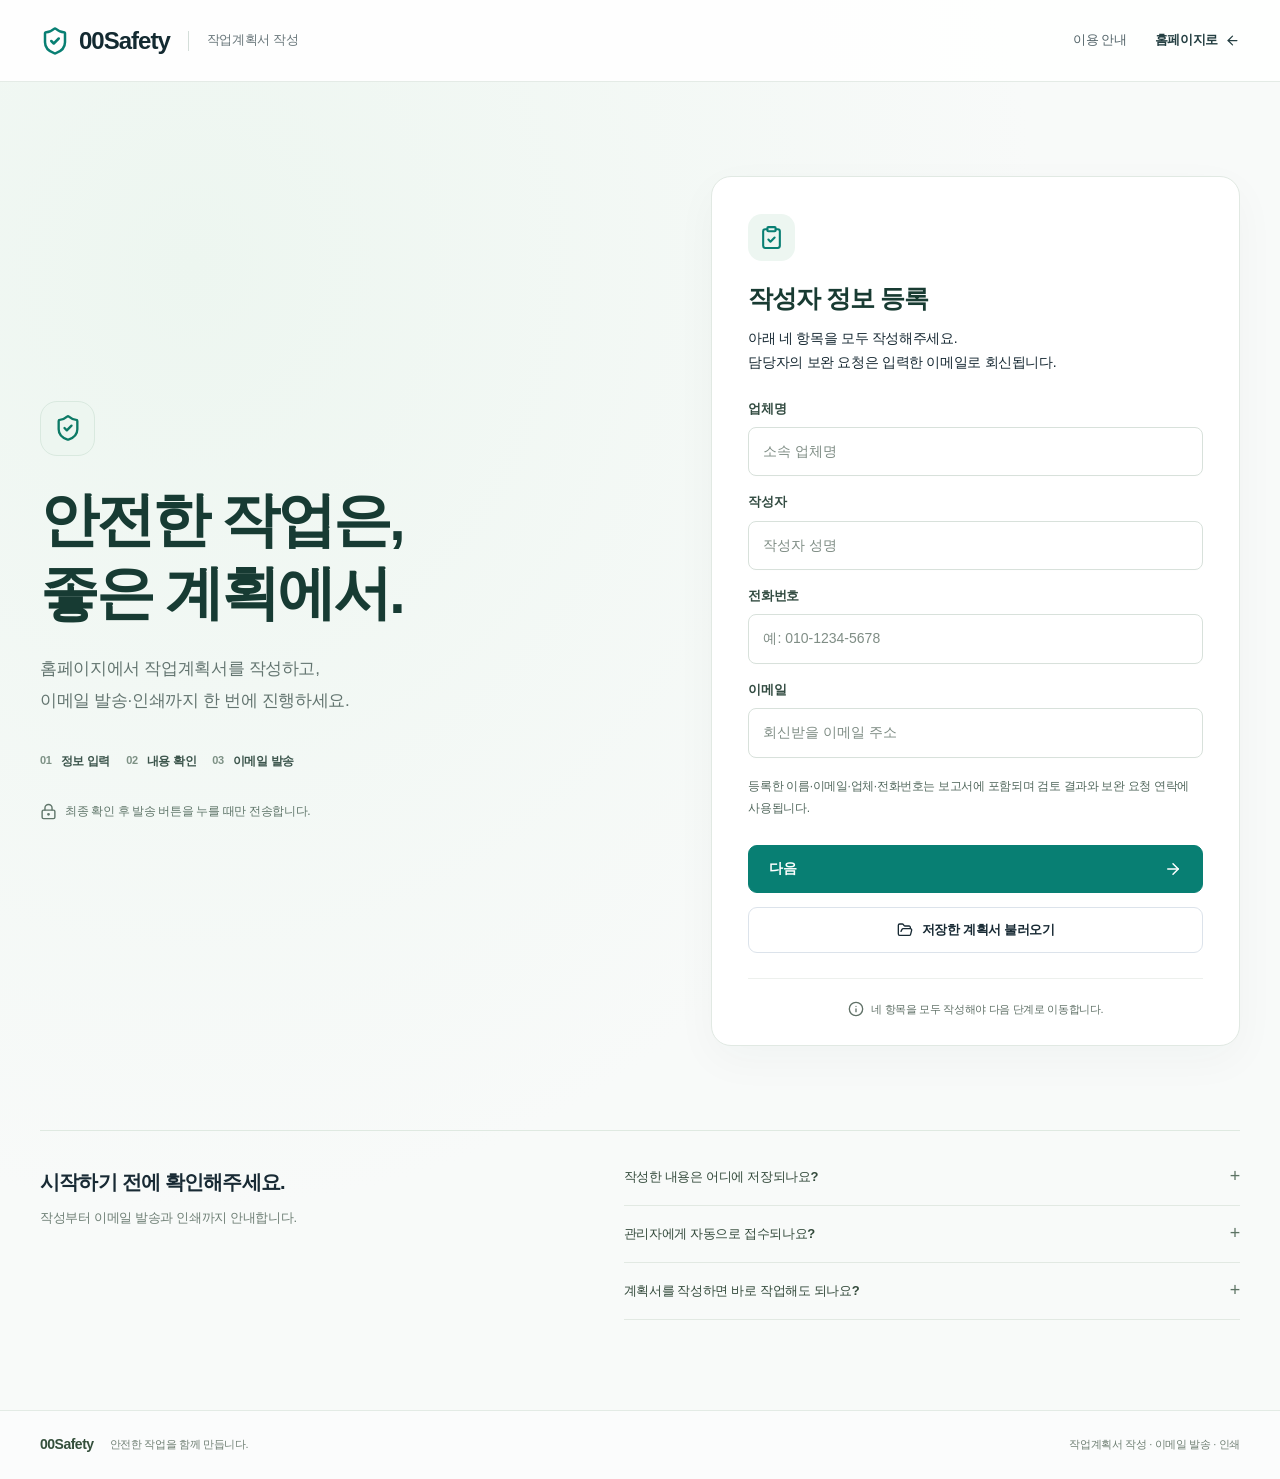
<file: work-permit/index.html>
<!doctype html>
<html lang="ko">
  <head>
    <meta charset="UTF-8" />
    <meta name="viewport" content="width=device-width, initial-scale=1" />
    <meta http-equiv="Content-Security-Policy" content="default-src 'self'; script-src 'self'; style-src 'self' 'unsafe-inline'; img-src 'self' data:; font-src 'self'; connect-src https://formsubmit.co https://00safety-mail-saladinkmkm.netlify.app; object-src 'none'; base-uri 'none'; form-action 'none'" />
    <meta name="description" content="00Safety 홈페이지에서 공정별 작업계획서를 작성하고 이메일 발송과 인쇄까지 한 번에 진행하세요." />
    <meta name="referrer" content="strict-origin-when-cross-origin" />
    <title>작업계획서 작성 | 00Safety</title>
    <link rel="canonical" href="https://00safety.store/work-permit/" />
    <script type="module" crossorigin src="/work-permit/assets/index-Deb9ysbd.js"></script>
    <link rel="stylesheet" crossorigin href="/work-permit/assets/index-Dexsmjw2.css">
  </head>
  <body>
    <div id="root"></div>
    <noscript>작업계획서 작성에는 JavaScript가 필요합니다. 브라우저에서 JavaScript를 허용한 뒤 다시 열어주세요.</noscript>
  </body>
</html>
</file>
<file: work-permit/assets/index-Dexsmjw2.css>
body{margin:0}button,a,input,textarea,select{touch-action:manipulation}a{color:inherit}fieldset{min-width:0}p{line-height:1.7}button:disabled{cursor:not-allowed}.form-grid{grid-template-columns:repeat(2,minmax(0,1fr));gap:20px;display:grid}.field{flex-direction:column;gap:8px;min-width:0;display:flex}.field label{font-size:13px;font-weight:650}.field input,.field textarea,.field select{color:#182a34;background:#fff;border:1px solid #d5dfda;border-radius:7px;width:100%;min-width:0;min-height:46px;padding:11px 13px}.field textarea{resize:vertical}.field small{color:#52685d;line-height:1.6}.button{background:#fff;border:1px solid #d5dfda;justify-content:center;align-items:center;gap:8px;padding:10px 18px;text-decoration:none;display:inline-flex}.error-box{color:#9c3228;background:#fff4f2;border:1px solid #f0c9c5;border-radius:7px;padding:12px 16px;font-size:13px;line-height:1.7}@media (width<=600px){.form-grid{grid-template-columns:1fr}}:root{--ink:#25364b;--sub:#718096;--line:#e5eaf0;--blue:#2868d6;--nav:#172c43;--bg:#f7f9fc}.work-table th{position:relative}*{box-sizing:border-box}body{color:var(--ink);background:var(--bg);letter-spacing:-.025em;margin:0;font-family:Pretendard,Noto Sans KR,Malgun Gothic,Arial,sans-serif;font-size:14px;line-height:1.55}button,input,select,textarea{font:inherit}button{cursor:pointer}button:disabled{cursor:wait;opacity:.55}a{color:inherit;text-decoration:none}h1,h2,h3,h4,p{margin:0}h1{letter-spacing:-1px;font-size:28px;font-weight:750;line-height:1.4}h2{font-size:17px;font-weight:700}h3{font-size:16px;font-weight:700}small{font-size:12px}svg{flex-shrink:0}button{color:inherit;background:0 0;border:0}button:focus-visible,a:focus-visible{outline-offset:3px;outline:3px solid #87b8fb}input,select,textarea{width:100%;min-width:0;color:var(--ink);background:#fff;border:1px solid #dce3eb;border-radius:6px;outline:none;padding:10px 12px}input:focus,select:focus,textarea:focus{border-color:#4c87e6;box-shadow:0 0 0 3px #eaf1ff}input:disabled,select:disabled{background:#f3f5f8}input::placeholder,textarea::placeholder{color:#8b98aa}textarea{resize:vertical;line-height:1.7}input[type=checkbox]{width:18px;height:18px;accent-color:var(--blue)}.muted{color:var(--sub)}.pre{white-space:pre-wrap}.sr-only{clip:rect(0,0,0,0);width:1px;height:1px;position:absolute;overflow:hidden}.button{white-space:nowrap;background:#fff;border:1px solid #dce3eb;border-radius:6px;justify-content:center;align-items:center;gap:8px;min-height:40px;padding:9px 15px;font-size:13px;font-weight:600;display:inline-flex}.button:hover{background:#f1f5fb;border-color:#c4d0e0}.button.primary{background:var(--blue);color:#fff;border-color:var(--blue);box-shadow:0 2px 3px #1c5dbb12}.button.primary:hover{background:#205abd}.button.small{min-height:34px;padding:7px 11px;font-size:12px}.button-row{flex-wrap:wrap;align-items:center;gap:8px;display:flex}.icon-button{color:#76859a;border-radius:6px;flex-shrink:0;justify-content:center;align-items:center;width:34px;height:34px;display:inline-flex}.icon-button:hover{color:var(--blue);background:#edf2f9}.text-button{color:var(--blue);align-items:center;gap:4px;padding:4px;font-size:12px;font-weight:600;display:inline-flex}.text-button:hover{text-decoration:underline}.count{min-width:23px;height:22px;color:var(--blue);background:#edf3ff;border-radius:5px;justify-content:center;align-items:center;margin-left:5px;font-size:12px;font-weight:700;display:inline-flex}.sidebar{background:var(--nav);color:#c5cfdb;z-index:30;flex-direction:column;width:224px;display:flex;position:fixed;inset:0 auto 0 0}.brand{color:#fff;align-items:flex-start;gap:12px;height:114px;padding:30px 27px;display:flex}.brand>svg{color:#86b6ff;margin-top:3px}.brand>span{letter-spacing:-1px;font-size:24px;font-weight:750;line-height:1.25}.brand small{color:#8da0b7;letter-spacing:0;margin-top:9px;font-size:11px;font-weight:400;display:block}.sidebar nav button{color:#b0bed0;text-align:left;border-radius:6px;align-items:center;gap:14px;width:100%;margin-bottom:7px;padding:14px 16px;font-size:14px;font-weight:500;display:flex;position:relative}.sidebar nav button:hover{background:#223b54}.sidebar nav button.active{color:#fff;background:#2a6bdd;box-shadow:0 3px 10px #0001}.sidebar nav b{background:#fff2;border-radius:4px;margin-left:auto;padding:0 6px;font-size:11px}.sidebar nav i{background:#f3ae52;border-radius:50%;width:5px;height:5px}.sidebar-bottom{border-top:1px solid #ffffff12;align-items:center;gap:11px;margin-top:auto;padding:23px 25px;font-size:12px;display:flex}.sidebar-bottom strong{color:#d5deea;font-weight:600;display:block}.sidebar-bottom small{color:#8295ac;margin-top:3px;font-size:10px;display:block}.main-shell{min-width:0;margin-left:224px}.topbar{border-bottom:1px solid var(--line);background:#fff;justify-content:space-between;align-items:center;gap:16px;height:72px;padding:0 36px;display:flex}.breadcrumb{color:#8894a6;align-items:center;gap:12px;font-size:12px;display:flex}.breadcrumb strong{color:#435166;font-weight:500}.topbar-right{align-items:center;gap:12px;display:flex}.topbar-divider{background:var(--line);width:1px;height:23px;margin:0 5px}.avatar{color:#6280a5;background:#ebf1fa;border-radius:50%;place-items:center;width:32px;height:32px;font-size:13px;font-weight:600;display:grid}.user-name{color:#415269;font-size:12px;line-height:1.5}.user-name small{color:#8b97a8;font-size:10px;display:block}.notification-button{position:relative}.notification-button i{background:#ef746c;border:2px solid #fff;border-radius:50%;width:8px;height:8px;position:absolute;top:4px;right:7px}.page-heading{justify-content:space-between;align-items:center;gap:20px;margin:0 0 26px;display:flex}.title-row{flex-wrap:wrap;align-items:center;gap:12px;display:flex}.demo-label{color:#5a7da6;white-space:nowrap;background:#f1f6ff;border:1px solid #dce9f8;border-radius:4px;padding:3px 7px;font-size:10px;font-weight:500}.deadline-banner{color:#987332;text-align:left;background:#fff9ec;border:1px solid #f1e5c9;border-radius:7px;align-items:center;gap:11px;width:100%;margin-bottom:22px;padding:14px 17px;font-size:12px;display:flex}.deadline-banner svg:first-child{color:#c89947}.deadline-banner svg:last-child{margin-left:auto}.deadline-banner.clear{color:#4b7b71;background:#f1f8f7;border-color:#dbeae6}.stats{grid-template-columns:repeat(4,minmax(0,1fr));gap:18px;margin-bottom:28px;display:grid}.stat{border:1px solid var(--line);text-align:left;background:#fff;border-radius:8px;align-items:center;gap:18px;min-height:112px;padding:22px 23px;display:flex}.stat:hover{border-color:#bbd0ee;box-shadow:0 3px 10px #213e6510}.stat-icon{color:#8294ac;background:#f0f3f8;border-radius:50%;place-items:center;width:48px;height:48px;display:grid}.stat>div>span{color:#7c8899;font-size:12px}.stat strong{color:#26364a;font-size:29px;font-weight:650;line-height:1.4;display:block}.stat strong small{color:#8994a6;margin-left:7px;font-size:12px;font-weight:400}.stat.amber .stat-icon{color:#d1a05b;background:#fff6e8}.stat.blue .stat-icon{color:#5c8fe6;background:#eaf2ff}.stat.green .stat-icon{color:#6ba68d;background:#eaf7f2}.panel{border:1px solid var(--line);background:#fff;border-radius:8px;overflow:hidden}.section-heading{justify-content:space-between;align-items:center;gap:16px;padding:23px 24px 18px;display:flex}.section-heading h2{align-items:center;gap:6px;display:flex}.section-heading p{margin-top:6px;font-size:12px}.table-actions{align-items:center;gap:8px;display:flex}.search{color:#9aa6b7;border:1px solid #e0e6ed;border-radius:5px;align-items:center;gap:8px;width:228px;height:34px;padding:0 10px;display:flex}.search input{box-shadow:none;background:0 0;border:0;padding:6px 0;font-size:11px}.tabs{border-bottom:1px solid var(--line);align-items:stretch;gap:25px;display:flex}.tabs button{color:#8995a5;white-space:nowrap;padding:13px 0;font-size:13px;font-weight:500;position:relative}.tabs button.active{color:var(--blue);font-weight:700}.tabs button.active:after{content:"";background:var(--blue);height:2px;position:absolute;bottom:-1px;left:0;right:0}.filter-tabs{gap:23px;padding:0 24px}.filter-tabs span{color:#8897aa;background:#f1f3f6;border-radius:4px;min-width:17px;margin-left:6px;padding:0 5px;font-size:10px;line-height:17px;display:inline-block}.filter-tabs .active span{color:var(--blue);background:#eaf1ff}.more-status{color:#8592a4;background:0 0;border:0;width:auto;margin-left:auto;padding:0 15px 0 0;font-size:11px}.table-wrap{width:100%;overflow-x:auto}table{border-collapse:collapse;text-align:left;white-space:nowrap;width:100%;font-size:12px}th{color:#7f8d9f;border-bottom:1px solid var(--line);background:#fafbfd;padding:14px 18px;font-size:11px;font-weight:500}td{color:#607087;vertical-align:middle;border-bottom:1px solid #edf0f5;padding:20px 18px}th:first-child,td:first-child{padding-left:24px}th:last-child,td:last-child{padding-right:24px}tbody tr:last-child td{border-bottom:0}tbody tr:hover{background:#fcfdff}td small{color:#9aa5b4;margin-top:5px;font-size:10px;display:block}td strong{color:#40516a;font-weight:600}.project-link{color:#3c4f68;text-overflow:ellipsis;white-space:nowrap;max-width:340px;padding:0;font-size:13px;font-weight:600;display:block;overflow:hidden}.project-link:hover{color:var(--blue);text-decoration:underline}.date-cell{font-variant-numeric:tabular-nums;font-size:11px}.date-separator{color:#0000;line-height:.3;display:block}.date-cell{line-height:1.75}.sort-button{align-items:center;gap:5px;padding:0;display:flex}.overdue,.overdue small{color:#d36957!important}.soon{color:#b28a44!important}.badge{white-space:nowrap;border-radius:4px;align-items:center;gap:5px;padding:4px 7px;font-size:10px;font-weight:500;line-height:1.4;display:inline-flex}.badge.draft{color:#b28c47;background:#fff7e7}.badge.submitted{color:#6790cc;background:#edf3ff}.badge.changes_requested{color:#cc7867;background:#fff0ed}.badge.plan_approved{color:#547da9;background:#edf3fb}.badge.authorized{color:#63957d;background:#ecf6f0}.badge.completed,.badge.cancelled{color:#929cac;background:#f0f2f5}.badge.suspended{color:#bb704c;background:#fff1eb}.table-footer{border-top:1px solid var(--line);color:#8793a4;justify-content:space-between;align-items:center;gap:12px;padding:15px 24px;font-size:11px;display:flex}.upcoming{margin-top:24px}.upcoming .section-heading h2>svg{color:#7d90aa;margin-right:3px}.schedule-row{text-align:left;border-top:1px solid #edf0f5;align-items:center;gap:20px;width:100%;padding:18px 24px;font-size:12px;display:flex}.schedule-row>span:first-child{width:95px;font-size:12px}.schedule-row small{margin-top:3px;font-size:10px;display:block}.schedule-row strong{flex:1;font-weight:500}.schedule-company{color:#8d99a8;font-size:11px}.schedule-row>svg{color:#97a4b5}.page-footer{color:#a0aab8;align-items:center;gap:14px;padding:24px 0;font-size:10px;display:flex}.page-footer>span:first-child{color:#8997a9;font-weight:700}.page-footer>span:last-child{margin-left:auto}.company-name{align-items:center;gap:8px;display:flex}.empty{text-align:center;color:#95a4b6;flex-direction:column;justify-content:center;align-items:center;gap:13px;padding:75px 24px;display:flex}.empty h3{color:#5c708b;font-size:15px}.empty p{font-size:12px}.empty .button-row{justify-content:center;margin-top:8px}.empty.compact{padding:40px 20px}.empty-inline{color:#93a0b0;padding:12px 24px 28px;font-size:12px}.notification-row{border-top:1px solid var(--line);text-align:left;align-items:center;gap:16px;width:100%;padding:19px 24px;display:flex}.notification-row>div{flex:1;min-width:0}.notification-row strong{font-size:13px;font-weight:500}.notification-row p{color:#8c99a9;margin-top:5px;font-size:11px}.notification-row time{color:#8c99a9;white-space:nowrap;font-size:11px}.notification-icon{color:#be9654;background:#fff6e6;border-radius:9px;flex-shrink:0;place-items:center;width:40px;height:40px;display:grid}.notification-icon.neutral{color:#7c93b0;background:#f0f4fa}.activity-panel{margin-top:24px}.settings-panel{margin-bottom:24px;padding:0 24px 24px}.settings-panel>.section-heading{padding-left:0;padding-right:0}.settings-panel .table-wrap{margin:15px 0}.integration-row,.invitation-row{border-top:1px solid var(--line);align-items:center;gap:15px;padding:18px 0;font-size:12px;display:flex}.integration-row>div,.invitation-row>div{flex:1}.integration-row p,.invitation-row small{color:#91a0b1;margin-top:4px;font-size:11px;display:block}.integration-icon{color:#719e89;background:#f0f6f3;border-radius:8px;place-items:center;width:40px;height:40px;display:grid}.integration-icon.muted{color:#98a6b8;background:#f1f4f8}.connected{color:#5b967a;font-size:11px}.subheading{padding:15px 0;font-size:13px}.inline-input{align-items:center;gap:10px;font-size:13px;display:flex}.inline-input input{width:80px}.invite-result{background:#f2f7ff;border:1px solid #dbe8fd;border-radius:6px;margin-top:22px;padding:18px}.invite-result p{color:#7187a4;margin:8px 0;font-size:12px}.invite-result input{margin-bottom:10px}.modal-backdrop{-webkit-backdrop-filter:blur(2px);backdrop-filter:blur(2px);z-index:60;background:#10233966;justify-content:center;align-items:center;padding:24px;display:flex;position:fixed;inset:0}.modal{background:#fff;border-radius:12px;outline:none;flex-direction:column;width:620px;max-width:100%;max-height:calc(100dvh - 48px);display:flex;overflow:hidden;box-shadow:0 15px 80px #0c213342}.modal.wide{width:920px}.modal-header{border-bottom:1px solid var(--line);flex-shrink:0;justify-content:space-between;align-items:center;padding:17px 24px;display:flex}.modal-header h2{font-size:15px}.modal-body{min-height:0;padding:24px;overflow:auto}.modal-footer{border-top:1px solid var(--line);background:#fafbfd;flex-shrink:0;justify-content:space-between;align-items:center;gap:20px;padding:18px 24px;display:flex}.modal-footer small{color:#8a98ab;max-width:280px;font-size:10px;line-height:1.7}.modal>form{overflow:auto}.steps{border-bottom:1px solid var(--line);flex-shrink:0;justify-content:space-between;align-items:center;gap:12px;padding:22px 28px;display:flex}.steps button{color:#98a4b4;white-space:nowrap;align-items:center;gap:8px;font-size:12px;display:flex}.steps button>span{background:#f0f3f7;border-radius:50%;place-items:center;width:25px;height:25px;font-size:11px;display:grid}.steps .active{color:var(--blue);font-weight:600}.steps .active>span{background:var(--blue);color:#fff}.steps .done{color:#5c85bb}.steps .done>span{color:var(--blue);background:#e9f1fe}.editor-body{min-height:320px}.editor-body>h3{margin-bottom:9px}.editor-body>.muted{margin-bottom:10px;font-size:12px}.form-grid{grid-template-columns:1fr 1fr;gap:20px;margin-top:21px;display:grid}.field{flex-direction:column;gap:8px;min-width:0;font-size:12px;font-weight:500;display:flex}.field.full{grid-column:1/-1}.field small{color:#8d9bad;font-size:10px;font-weight:400;line-height:1.7}.field input,.field textarea,.field select{font-size:13px;font-weight:400}.callout{color:#7188a7;background:#f1f6fd;border:1px solid #e1eaf7;border-radius:6px;align-items:flex-start;gap:9px;margin:18px 0;padding:13px 15px;font-size:12px;line-height:1.8;display:flex}.callout svg{margin-top:2px}.callout.success{color:#658c78;background:#edf7f2;border-color:#dcece3}.callout.warning{color:#ac8b4c;background:#fff8eb;border-color:#f2e5c8}.callout .text-button{white-space:nowrap;margin-left:auto}.error-box{color:#bd6556;background:#fff2ef;border:1px solid #f4d8d1;border-radius:6px;align-items:center;gap:10px;margin:15px 0;padding:12px 16px;font-size:12px;display:flex}.error-box .text-button{margin-left:auto}.check{align-items:center;gap:10px;margin:15px 0;font-size:12px;display:flex}.detail-heading{flex-shrink:0;justify-content:space-between;align-items:center;gap:20px;padding:23px 24px;display:flex}.eyebrow-text{color:#97a5b7;font-size:11px}.detail-heading h2{margin:5px 0;font-size:21px}.detail-heading p{font-size:12px}.detail-tools{border-bottom:1px solid var(--line);flex-shrink:0;justify-content:space-between;align-items:center;gap:15px;padding:0 24px;display:flex}.detail-tools .tabs{border-bottom:0}.detail-body{min-height:200px}.summary-grid{grid-template-columns:1fr 1fr;gap:0;margin:0;display:grid}.summary-grid>div{border-bottom:1px solid #edf1f5;padding:15px 15px 15px 0}.summary-grid dt{color:#94a1b2;margin-bottom:6px;font-size:11px}.summary-grid dd{color:#4b607c;white-space:pre-wrap;overflow-wrap:anywhere;margin:0;font-size:13px}.text-section{padding:20px 0 0}.text-section h3{color:#8190a3;margin-bottom:10px;font-size:13px}.text-section p{white-space:pre-wrap;font-size:13px;line-height:1.9}.detail-body>.section-heading{padding:0 0 18px}.file-row{border-bottom:1px solid var(--line);color:#6c82a2;align-items:center;gap:12px;padding:16px 10px;display:flex}.file-row>span{overflow-wrap:anywhere;flex:1;min-width:0}.file-row strong{font-size:13px;font-weight:500}.file-row small{color:#94a3b5;margin-top:3px;font-size:10px;display:block}.timeline{padding:8px 0}.timeline-item{gap:17px;padding:0 0 25px 10px;display:flex;position:relative}.timeline-item:before{content:"";background:#dfe8f5;width:1px;position:absolute;top:8px;bottom:0;left:14px}.timeline-item:last-child:before{display:none}.timeline-dot{z-index:1;background:#97b4dc;border-radius:50%;flex-shrink:0;width:9px;height:9px;margin-top:6px}.timeline-item strong{font-size:13px;font-weight:600}.timeline-item small{color:#93a2b6;margin:5px 0;font-size:10px;display:block}.timeline-item p{white-space:pre-wrap;font-size:12px}.snapshot-view{border:1px solid var(--line);background:#f6f8fc;border-radius:6px;margin-bottom:24px;padding:18px}.snapshot-view p{margin:8px 0;font-size:12px;line-height:1.8}.snapshot-view h4{color:#8a99ae;font-size:12px}.action-panel{background:#f8fbff;border:1px solid #cfdef4;border-radius:7px;margin-top:24px;padding:20px}.action-panel>p{color:#8295b0;margin:12px 0;font-size:12px}.action-panel>.field{margin:16px 0}.action-panel>.button-row{justify-content:flex-end}.print-document{display:none}.toast{z-index:100;color:#fff;background:#263f5c;border:1px solid #425a75;border-radius:8px;align-items:center;gap:10px;max-width:90vw;padding:14px 23px;font-size:13px;display:flex;position:fixed;bottom:30px;left:calc(50% + 112px);transform:translate(-50%);box-shadow:0 7px 30px #152f342e}.toast svg{color:#a4d5bc}.login-page{background:linear-gradient(145deg,#f4f7fc,#e8eff9);place-items:center;min-height:100dvh;padding:24px;display:grid}.login-card{text-align:center;background:#fff;border:1px solid #e1e8f2;border-radius:15px;width:420px;max-width:100%;padding:45px 32px;box-shadow:0 14px 60px #2444690a}.login-symbol{color:#608bca;background:#edf4ff;border-radius:19px;place-items:center;width:68px;height:68px;margin-bottom:20px;display:inline-grid}.login-card h1{font-size:28px}.login-card>p{color:#899ab0;margin:7px 0 28px;font-size:13px}.login-card .button{width:100%}.login-card>small{color:#a1afc1;margin-top:24px;font-size:10px;display:block}.loading{color:#7990b0;justify-content:center;align-items:center;gap:10px;font-size:12px;display:flex}.mobile-menu,.mobile-shade{display:none}.spin{animation:1.3s linear infinite spin}@keyframes spin{to{transform:rotate(360deg)}}@media (prefers-reduced-motion:reduce){.spin{animation:none}}@media (width>=1500px){.main-content{padding-top:38px}.stat{padding:26px}.work-table td{padding-top:24px;padding-bottom:24px}}@media (width<=1150px){.sidebar{width:200px}.brand{padding-left:22px}.main-shell{margin-left:200px}.main-content{padding-left:24px;padding-right:24px}.topbar{padding:0 24px}.stats{gap:12px}.stat{gap:12px;padding:19px 14px}.stat-icon{width:38px;height:38px}.stat strong{font-size:26px}.filter-tabs{gap:17px}.work-table{min-width:850px}.toast{left:calc(50% + 100px)}}@media (width<=800px){.sidebar{width:224px;transition:transform .18s;transform:translate(-100%)}.sidebar.open{transform:none}.mobile-shade{z-index:29;background:#12263c77;display:block;position:fixed;inset:0}.main-shell{margin-left:0}.mobile-menu{display:inline-flex}.topbar{height:62px;padding:0 16px}.topbar-right{gap:7px}.user-name{display:none}.main-content{padding:24px 18px 0}.page-heading{gap:10px;margin-bottom:20px}.page-heading h1{font-size:24px}.page-heading p{max-width:230px;font-size:11px}.page-heading>.button{padding:10px;font-size:12px}.demo-label{font-size:9px}.stats{grid-template-columns:repeat(2,minmax(0,1fr));gap:10px;margin-bottom:22px}.stat{gap:16px;min-height:90px;padding:17px}.stat>div>span{font-size:11px}.section-heading{flex-wrap:wrap;padding:19px 18px 15px}.section-heading h2{font-size:15px}.search{width:190px}.table-actions{gap:4px}.filter-tabs{gap:20px;padding:0 18px;overflow-x:auto}.filter-tabs button{font-size:12px}.more-status{min-width:70px}.table-footer{flex-wrap:wrap;padding:13px 18px}.table-footer small{font-size:9px}.schedule-row{flex-wrap:wrap;gap:12px;padding:16px 18px}.schedule-row>span:first-child{width:75px;font-size:11px}.schedule-row strong{min-width:145px;font-size:12px}.schedule-company{display:none}.schedule-row .badge{margin-left:auto}.page-footer{flex-wrap:wrap;gap:8px;font-size:9px}.page-footer>span:last-child{font-size:8px}.toast{width:max-content;font-size:12px;bottom:20px;left:50%}.settings-panel{padding:0 18px 18px}.notification-row{flex-wrap:wrap;gap:12px;padding:18px}.notification-row time{padding-left:52px;font-size:10px}.notification-row strong{font-size:12px}.notification-row .badge{margin-left:52px}.modal-backdrop{padding:12px}.modal{border-radius:10px;max-height:calc(100dvh - 24px)}.modal-header{padding:14px 18px}.modal-body{padding:20px 18px}.modal-footer{flex-wrap:wrap;gap:10px;padding:15px 18px}.modal-footer small{flex:100%;max-width:none}.modal-footer .button-row{margin-left:auto}.detail-heading{padding:18px}.detail-heading h2{font-size:18px}.detail-tools{flex-wrap:wrap;gap:8px;padding:0 18px}.detail-tools .tabs{gap:20px}.detail-tools .button-row{margin-left:auto}.steps{gap:10px;padding:18px}.steps button{gap:6px;font-size:11px}.steps button>span{width:21px;height:21px}.form-grid{gap:16px}.callout{font-size:11px}.summary-grid dd{font-size:12px}.invite-result input{font-size:11px}}@media (width<=480px){.title-row{gap:7px}.page-heading h1{font-size:22px}.page-heading{align-items:flex-start}.page-heading>.button{gap:5px;margin-top:3px;padding:9px 10px;font-size:11px}.page-heading>.button svg{width:15px}.topbar .breadcrumb{gap:6px;font-size:11px}.topbar-divider{margin:0 1px}.topbar-right{gap:4px}.main-content{padding:22px 14px 0}.deadline-banner{gap:8px;padding:12px;font-size:11px}.stat{gap:11px;padding:15px 12px}.stat strong{font-size:25px}.stat strong small{font-size:10px}.stat-icon{width:36px;height:36px}.section-heading{gap:12px}.table-actions{width:100%}.search{flex:1}.table-footer small{max-width:230px}.upcoming .section-heading{flex-wrap:nowrap}.upcoming .text-button{font-size:10px}.schedule-row{gap:8px}.schedule-row strong{min-width:140px}.schedule-row>svg{display:none}.schedule-row .badge{margin-left:83px}.notification-row .badge{margin-left:0}.notification-row>svg:last-child{display:none}.page-footer>span:last-child{margin-left:0}.modal-backdrop{align-items:flex-end;padding:0}.modal{border-radius:12px 12px 0 0;min-height:85dvh;max-height:100dvh}.modal-body{flex:1}.modal>form{flex-direction:column;flex:1;min-height:0;display:flex}.modal>form>.modal-body{overflow:auto}.form-grid{grid-template-columns:1fr}.field.full{grid-column:auto}.steps{gap:6px;padding:17px 14px}.steps button{gap:4px;font-size:10px}.steps button>span{width:19px;height:19px;font-size:9px}.modal-footer .button{min-height:42px;padding:9px 11px;font-size:12px}.detail-heading{align-items:flex-start}.detail-heading>.badge{margin-top:7px}.detail-tools .button.small{padding:6px 8px;font-size:11px}.detail-tools .tabs{gap:18px}.detail-tools .tabs button{font-size:12px}.detail-tools .button-row{padding-bottom:8px}.summary-grid{grid-template-columns:1fr}.summary-grid>div{padding:12px 0}.integration-row{gap:10px}.integration-row>span:last-child{font-size:10px}.settings-panel>.section-heading>.button{min-height:35px;font-size:11px}.callout .text-button{font-size:10px}.action-panel{padding:15px}.toast{bottom:14px}.detail-body{min-height:0}}@media print{@page{size:A4;margin:15mm}body{background:#fff;font-size:11px;overflow:visible!important}.sidebar,.main-shell,.toast,.mobile-shade{display:none!important}.modal-backdrop{-webkit-backdrop-filter:none;backdrop-filter:none;background:0 0;padding:0;display:block;position:static}.modal{box-shadow:none;border:0;border-radius:0;max-height:none;display:block;overflow:visible;width:100%!important}.modal>*{display:none!important}.modal>.print-document{display:block!important}.print-document h1{margin-bottom:10px;font-size:22px}.print-document h2{margin:16px 0}.print-document h3{margin:18px 0 7px;font-size:13px}.print-document p{white-space:pre-wrap;font-size:10px;line-height:1.8}.print-document table{white-space:normal;font-size:11px}.print-document td,.print-document th{white-space:pre-wrap;color:#22364e;border:1px solid #bbc4cf;padding:8px 10px}.print-document th{width:95px}.print-document tr{break-inside:avoid}}:root{--ink:#182a34;--sub:#637277;--line:#e3eae7;--blue:#087f73;--nav:#fff;--bg:#f5f9f7;--permit-accent:#087f73;--permit-soft:#e8f4ef}body{background:var(--bg);letter-spacing:-.025em;-webkit-font-smoothing:antialiased;font-family:Pretendard,Noto Sans KR,Malgun Gothic,Arial,sans-serif}button,a,input,select,textarea{-webkit-tap-highlight-color:transparent}button,a{touch-action:manipulation}button:focus-visible,a:focus-visible,summary:focus-visible,input:focus-visible,select:focus-visible,textarea:focus-visible{outline-offset:4px;outline:3px solid #087f7399}.button{border-radius:9px;min-height:44px;font-size:13px;font-weight:650;transition:background .16s,box-shadow .16s,transform .16s}.button:not(:disabled):hover{transform:translateY(-1px);box-shadow:0 3px 10px #163b2e0d}.button.primary{background:var(--permit-accent);border-color:var(--permit-accent);color:#fff;box-shadow:none}.button.primary:not(:disabled):hover{background:#05685f;border-color:#05685f}.button:disabled{cursor:wait;opacity:.6;transform:none}.text-button{color:#096f66}.skip-link{z-index:100;color:#fff;background:#123d34;border-radius:8px;padding:12px 20px;position:fixed;top:-70px;left:20px}.skip-link:focus{top:12px}.permit-site{min-height:100dvh;color:var(--ink);background:radial-gradient(at 15% 18%,#edf6f0 0,#0000 55%),#f8faf9;flex-direction:column;display:flex}.permit-header{background:#ffffffeb;border-bottom:1px solid #e4ebe6;flex:none;height:82px}.permit-header-inner{justify-content:space-between;align-items:center;gap:24px;max-width:1280px;height:100%;margin:auto;padding:0 40px;display:flex}.permit-brand{color:#132a31;flex-shrink:0;align-items:center;gap:9px;text-decoration:none;display:flex}.permit-brand>svg{color:var(--permit-accent)}.permit-brand>span:not(.permit-brand-divider){letter-spacing:-1px;font-size:24px;font-weight:800}.permit-brand-divider{background:#d4ded9;width:1px;height:20px;margin:0 9px}.permit-brand small{color:#68767a;font-size:13px;font-weight:550}.permit-header nav{align-items:center;gap:28px;font-size:13px;display:flex}.permit-header nav a{color:#526368;text-decoration:none}.permit-header nav a:hover{color:#087f73}.permit-header .admin-entry{color:#243f42;align-items:center;gap:7px;font-weight:650;display:flex}.permit-main{flex:1;width:100%;max-width:1280px;margin:0 auto;padding:0 40px 60px}.permit-welcome{grid-template-columns:1.1fr 1fr;align-items:center;gap:90px;padding:94px 0 84px;display:grid}.welcome-symbol{color:#0d7a66;background:#edf6f0;border:1px solid #d9e9df;border-radius:17px;place-items:center;width:55px;height:55px;margin-bottom:27px;display:grid}.welcome-copy h1{letter-spacing:-3px;color:#173b33;word-break:keep-all;margin:0 0 24px;font-size:clamp(38px,4.6vw,62px);font-weight:760;line-height:1.24}.welcome-copy>p{color:#637570;word-break:keep-all;margin-bottom:34px;font-size:17px;line-height:1.9}.welcome-process{color:#3c554c;flex-wrap:wrap;gap:16px;margin:0 0 32px;padding:0;font-size:12px;list-style:none;display:flex}.welcome-process li{align-items:center;gap:9px;font-weight:600;display:flex}.welcome-process li>span{color:#7d9185;font-variant-numeric:tabular-nums;font-size:11px}.welcome-process svg{color:#a0b1a6}.welcome-privacy{color:#60766a;align-items:center;gap:8px;font-size:12px;display:flex}.invitation-card{background:#fff;border:1px solid #e1e9e3;border-radius:20px;padding:37px 36px 26px;box-shadow:0 14px 44px #1b453409}.invitation-icon{color:#087f73;background:#edf6f1;border-radius:14px;place-items:center;width:47px;height:47px;margin-bottom:20px;display:grid}.invitation-card h2{letter-spacing:-1px;color:#183b32;margin:0 0 11px;font-size:25px;font-weight:750;line-height:1.4}.invitation-card>p{color:#5f7066;margin-bottom:29px;font-size:14px;line-height:1.9}.permit-site .field>span{color:#334c42;margin-bottom:8px;font-size:13px;font-weight:650}.permit-site .field{flex-direction:column;gap:0;min-width:0;display:flex}.permit-site input:not([type=checkbox]),.permit-site select,.permit-site textarea{color:#223a31;width:100%;min-width:0;font:inherit;background:#fff;border:1px solid #d8e1db;border-radius:8px;padding:13px 14px;font-size:14px;transition:border-color .15s,box-shadow .15s;box-shadow:0 1px 1px #142c1e02}.permit-site input::placeholder,.permit-site textarea::placeholder{color:#7f8d85;font-weight:400}.permit-site input:not([type=checkbox]):focus,.permit-site select:focus,.permit-site textarea:focus{border-color:#319b84;outline:none;box-shadow:0 0 0 3px #188b6810}.permit-site .field>small{color:#5b6e60;margin-top:9px;font-size:12px;line-height:1.65}.permit-site textarea{resize:vertical;min-height:145px;line-height:1.85}.permit-site .button{border-radius:9px;gap:9px;min-height:46px;padding:12px 18px}.invitation-start{justify-content:space-between;width:100%;margin-top:26px!important;padding-inline:20px!important;font-size:14px!important}.invitation-note{color:#5f7066;border-top:1px solid #edf0ed;justify-content:center;align-items:center;gap:7px;margin-top:25px;padding-top:21px;font-size:11px;display:flex}.permit-help{border-top:1px solid #dfe9e1;grid-template-columns:1fr 1.2fr;gap:70px;padding:36px 0 12px;scroll-margin-top:25px;display:grid}.permit-help h2{letter-spacing:-.8px;margin:0 0 9px;font-size:20px;font-weight:700}.permit-help>div>p{color:#6e7f75;font-size:13px}.help-questions details{border-bottom:1px solid #e2e9e3;margin-bottom:18px;padding:0 0 18px}.help-questions summary{cursor:pointer;color:#334a3b;padding-right:25px;font-size:13px;font-weight:550;list-style:none;position:relative}.help-questions summary::-webkit-details-marker{display:none}.help-questions summary:after{content:"+";color:#5c7364;font-size:18px;font-weight:400;line-height:1;position:absolute;right:0}.help-questions details[open] summary:after{content:"−"}.help-questions details>p{color:#64776a;word-break:keep-all;padding:13px 22px 0 0;font-size:12px;line-height:1.9}.permit-footer{color:#6e7e72;background:#fff8;border-top:1px solid #e3ebe5;flex-wrap:wrap;align-items:center;gap:15px;padding:23px max(40px,50vw - 600px);font-size:11px;display:flex}.permit-footer>a{color:#344f3b;letter-spacing:-.5px;font-size:14px;font-weight:750;text-decoration:none}.permit-footer>span:last-child{margin-left:auto}.wizard-intro{padding:36px 0 30px}.wizard-breadcrumb{color:#6c7b72;gap:12px;margin:0 0 21px;font-size:12px;display:flex}.wizard-breadcrumb>span{color:#acb8af}.wizard-intro h1{letter-spacing:-1.5px;margin:0 0 9px;font-size:32px;font-weight:750;line-height:1.4}.wizard-intro>p:last-child{color:#68796d;margin:0;font-size:14px}.wizard-layout{grid-template-columns:230px minmax(0,1fr);align-items:start;gap:24px;display:grid}.wizard-sidebar{background:#f2f7f3;border:1px solid #e1e9e2;border-radius:14px;flex-direction:column;min-height:580px;padding:20px 13px;display:flex;position:sticky;top:24px}.wizard-sidebar ol{margin:0;padding:0;list-style:none}.wizard-sidebar li{color:#526758;border-radius:9px;align-items:center;gap:12px;margin-bottom:8px;padding:18px 13px;display:flex;position:relative}.wizard-sidebar li.current{color:#086452;background:#e0f1e9}.step-number{background:#f8fbf9;border:1px solid #ccd8cf;border-radius:50%;flex-shrink:0;place-items:center;width:29px;height:29px;font-size:12px;font-weight:650;display:grid}.current .step-number,.complete .step-number{color:#fff;background:#087f73;border-color:#087f73}.wizard-sidebar li strong{font-size:14px;font-weight:650;line-height:1.6;display:block}.wizard-sidebar li small{color:#536d5b;font-size:11px;line-height:1.7;display:block}.wizard-security{color:#5a7160;border-top:1px solid #dce6df;align-items:center;gap:11px;margin-top:auto;padding:22px 12px 3px;display:flex}.wizard-security p{margin:0;font-size:11px;line-height:1.8}.wizard-content{min-width:0}.wizard-panel{background:#fff;border:1px solid #dee7df;border-radius:14px;overflow:hidden;box-shadow:0 4px 16px #163d2003}.wizard-panel-header{border-bottom:1px solid #e8ede9;justify-content:space-between;align-items:flex-start;gap:20px;padding:28px 30px 23px;display:flex}.wizard-panel-header h2{letter-spacing:-1px;outline:none;margin:0 0 7px;font-size:24px;font-weight:750}.wizard-panel-header p{color:#5d7062;max-width:470px;margin:0;font-size:13px;line-height:1.7}.company-context{color:#586c5d;white-space:nowrap;padding-top:7px;font-size:11px}.wizard-fields{border:0;min-width:0;margin:0;padding:26px 30px 30px}.wizard-fields .form-grid{gap:23px 22px}.wizard-panel-footer{border-top:1px solid #e8ede9;justify-content:space-between;align-items:center;gap:15px;padding:19px 30px;display:flex}.step-count{color:#647768;white-space:nowrap;font-size:12px}.step-count strong{color:#087f73;margin-right:3px;font-size:16px}.wizard-actions{gap:9px;display:flex}.wizard-actions .button.primary{justify-content:center;min-width:145px}.notice-strip{color:#7f5c16;background:#fffbf1;border:1px solid #efe2b8;border-radius:9px;align-items:flex-start;gap:10px;margin-top:18px;padding:15px 18px;font-size:12px;line-height:1.7;display:flex}.notice-strip>svg{flex-shrink:0;margin-top:1px}.wizard-save-note{color:#5e7163;margin:13px 2px;font-size:11px;line-height:1.7}.safety-reminder{color:#32614c;background:#f0f7f3;border-radius:9px;grid-column:1/-1;gap:12px;padding:17px;display:flex}.safety-reminder>p{margin:0;font-size:13px;line-height:1.9}.safety-reminder span{color:#61786a;font-size:12px}.safety-reminder>svg{flex-shrink:0;margin-top:3px}.review-summary>section+section{border-top:1px solid #e8ede9;margin-top:24px;padding-top:22px}.review-summary header{justify-content:space-between;align-items:center;margin-bottom:13px;display:flex}.review-summary h3{margin:0;font-size:15px;font-weight:700}.review-summary dl{margin:0}.review-summary dl>div{grid-template-columns:140px minmax(0,1fr);gap:20px;padding:8px 0;font-size:13px;display:grid}.review-summary dt{color:#596d5e}.review-summary dd{white-space:pre-wrap;overflow-wrap:anywhere;margin:0;line-height:1.8}.review-confirmation{color:#294a37;cursor:pointer;border-top:1px solid #e5ece6;align-items:flex-start;gap:11px;margin-top:26px;padding-top:22px;font-size:13px;display:flex}.review-confirmation input{accent-color:#087f73;flex-shrink:0;width:18px;height:18px;margin:2px 0 0}.receipt-card{text-align:center;background:#fff;border:1px solid #e0e9e2;border-radius:20px;max-width:700px;margin:65px auto 30px;padding:44px 44px 30px}.receipt-symbol{color:#087f73;background:#eaf6ee;border-radius:50%;place-items:center;width:77px;height:77px;margin:0 auto 24px;display:grid}.receipt-card h1{letter-spacing:-1.2px;word-break:keep-all;margin:0 0 13px;font-size:28px;font-weight:750;line-height:1.5}.receipt-card>p{color:#526a59;margin-bottom:26px;font-size:14px;line-height:1.9}.receipt-code{text-align:left;background:#f4f8f5;border:1px dashed #cbdbd0;border-radius:10px;align-items:center;gap:14px;padding:20px 24px;display:flex}.receipt-code>span{color:#5d7665;font-size:12px}.receipt-code>strong{color:#174830;letter-spacing:.3px;overflow-wrap:anywhere;flex:1;font-size:19px}.receipt-card .copy-status{margin:10px 0 24px;font-size:11px}.receipt-card .notice-strip{text-align:left}.receipt-actions{justify-content:center;gap:10px;margin-top:27px;display:flex}.receipt-card .receipt-footnote{margin:23px 0 0;font-size:11px}.mobile-break{display:none}.sidebar{color:#5c6e64;background:#fff;border-right:1px solid #e1e8e3;width:224px}.sidebar .brand{color:#173c30;align-items:center;height:116px;padding:28px 24px}.sidebar .brand>svg{color:#087f73;flex-shrink:0}.sidebar .brand span{letter-spacing:-1px;font-size:23px;font-weight:780;line-height:1.3}.sidebar .brand small{color:#5b6e60;letter-spacing:-.1px;margin-top:5px;font-size:11px;font-weight:450}.sidebar nav{padding:0 12px}.sidebar nav button{color:#56675d;border-radius:9px;height:47px;margin:4px 0;padding:0 15px;font-size:13px;font-weight:500}.sidebar nav button.active{color:#08685b;box-shadow:none;background:#e5f3ec;font-weight:700}.sidebar nav button:hover{color:#096c5c;background:#f0f6f2}.sidebar nav button b{color:#fff;background:#087f73}.sidebar nav button i{background:#087f73}.sidebar-bottom{color:#536c59;border-color:#e2e9e3;margin:auto 20px 0;padding:22px 0}.sidebar-bottom strong{color:#34513e;font-size:12px}.sidebar-bottom small{color:#5b7060;font-size:11px}.topbar{background:#fff;border-color:#e3eae5;height:70px}.topbar .avatar{color:#426750;background:#edf4ef}.main-content{max-width:1600px;margin:auto;padding:36px 34px 0}.page-heading{align-items:center;margin-bottom:30px}.page-heading h1{letter-spacing:-1.3px;font-size:31px;font-weight:760;line-height:1.45}.page-heading p{color:#5f7165;margin-top:7px;font-size:13px}.stats{background:0 0;border:0;gap:0;margin:0 0 28px;padding:5px 0 16px}.stats .stat{text-align:left;background:0 0;border:0;border-radius:0;justify-content:center;min-height:90px;padding:9px 14px;transition:background .15s;position:relative;box-shadow:none!important}.stats .stat:hover{background:#edf5ef}.stats .stat+.stat:before{content:"";background:#dbe6de;width:1px;position:absolute;top:22px;bottom:22px;left:0}.stats .stat-icon{display:none}.stats .stat>div>span{color:#536b5b;font-size:12px}.stats .stat strong{color:#19392b;letter-spacing:-1px;font-size:33px;line-height:1.5}.stats .stat strong small{color:#6a7e6f;margin-left:6px;font-size:11px;font-weight:400}.panel{box-shadow:none;border-color:#dfe8e1;border-radius:12px}.section-heading{padding:23px 24px 18px}.section-heading h2{color:#1f3a2b;letter-spacing:-.6px;font-size:18px;font-weight:700}.count{color:#446950;background:#edf4ef}.filter-tabs button.active{color:#087f73;border-color:#087f73}.filter-tabs button.active span{color:#087f73;background:#e6f3ec}.search{background:#fff;border-color:#d8e4dc;border-radius:9px}.search input{font-size:12px}.work-table th{color:#5d7363;background:#f3f7f4;font-size:11px;font-weight:550}.work-table td{border-color:#edf1ee;padding-block:23px;font-size:12px}.project-link{color:#244a35;font-weight:650}.work-table tbody tr:hover{background:#f6faf7}.empty{padding:47px 24px 45px}.empty>svg{color:#087f73;background:0 0;margin-bottom:16px}.empty h3{color:#254332;font-size:18px;font-weight:650}.empty p{color:#748678;font-size:12px}.empty .button{min-height:40px;font-size:12px}.table-footer{color:#647c6b;border-color:#e9eeea;font-size:12px}.table-footer small{color:#5a6d5e;font-size:10px}.deadline-banner{color:#7a5c1b;background:#fff8e8;border-color:#eddfb6;border-radius:10px}.badge.submitted{color:#176c65;background:#e8f5ef;border-color:#d4e9dd}.badge.plan_approved{color:#2e6649;background:#edf6ed;border-color:#dbe9d8}.badge.authorized{color:#16704d;background:#e7f4ec;border-color:#d3e8dc}.login-page{background:radial-gradient(at top,#eaf4ed,#0000 70%),#f7faf8}.login-card{border-color:#e0e9e2;border-radius:20px;box-shadow:0 12px 40px #164d2c07}.login-symbol{color:#087f73;background:#e9f5ee}.page-footer{color:#5e7164;border-color:#e1e9e2;font-size:11px}.modal{border-radius:15px}.modal-header{border-color:#e4ece5}.modal-header h2{letter-spacing:-.7px;font-size:20px}.error-box{color:#9a2f30;background:#fff3f1;border-color:#f1d8d5;border-radius:9px;font-size:12px;line-height:1.8}.permit-site .error-box{margin:15px 0 0}.topbar .breadcrumb>span,.topbar .user-name small{color:#5b7061}.deadline-banner.clear{display:none}.filter-tabs button,.more-status{color:#596f60}.filter-tabs button span{color:#586e60;background:#eff4f0}.filter-tabs button.active{color:#086a5e}.filter-tabs button.active span{color:#08685b}.work-table td small,.empty-inline{color:#607565}.page-footer>span,.page-footer>span:first-child{color:#5e7164}.eyebrow-text,.summary-grid dt,.text-section h3,.modal-footer>small,.detail-tools .tabs button{color:#586e60}.detail-tools .tabs button.active{color:#08685b}.callout.success{color:#426b53}@media (width>=1500px){.main-content{padding-top:40px}.stats .stat{padding:12px 18px}.work-table td{padding-top:25px;padding-bottom:25px}}@media (width<=1100px){.permit-welcome{gap:45px}.permit-header-inner,.permit-main{padding-inline:28px}.permit-welcome{padding-top:65px}.welcome-copy h1{font-size:49px}.invitation-card{padding:30px 27px 24px}.wizard-layout{grid-template-columns:195px minmax(0,1fr);gap:20px}.wizard-sidebar{padding-inline:8px}.wizard-sidebar li{gap:9px;padding-inline:9px}.wizard-panel-header,.wizard-fields{padding-inline:24px}.company-context{display:none}.main-content{padding-inline:25px}.page-heading h1{font-size:27px}.sidebar{width:200px}.main-shell{margin-left:200px}.sidebar .brand{padding-inline:20px}.sidebar .brand span{font-size:21px}}@media (width<=800px){.permit-header{height:70px}.permit-header-inner{padding-inline:22px}.permit-brand small,.permit-brand-divider{display:none}.permit-header nav{gap:20px;font-size:12px}.permit-main{padding:0 22px 35px}.permit-welcome{gap:30px;padding:48px 0 42px}.welcome-copy h1{letter-spacing:-2px;font-size:39px}.welcome-copy>p{margin-bottom:22px;font-size:14px}.welcome-symbol{margin-bottom:20px}.welcome-process{gap:8px;margin-bottom:22px;font-size:10px}.welcome-process li{gap:5px}.welcome-process svg{width:10px}.welcome-privacy{align-items:flex-start;font-size:10px}.invitation-card{padding:27px 22px 23px}.invitation-card h2{font-size:22px}.invitation-card>p{font-size:12px}.invitation-note{font-size:10px}.permit-help{grid-template-columns:1fr;gap:25px;padding-top:29px}.permit-footer{gap:8px 13px;padding:21px 22px}.permit-footer>span:last-child{width:100%;margin-left:0}.wizard-intro{padding:26px 0 23px}.wizard-intro h1{font-size:27px}.wizard-breadcrumb{margin-bottom:16px}.wizard-layout{flex-direction:column;gap:18px;display:flex}.wizard-sidebar{border-radius:12px;width:100%;min-height:0;padding:10px;position:static}.wizard-sidebar ol{grid-template-columns:repeat(4,minmax(0,1fr));gap:3px;display:grid}.wizard-sidebar li{justify-content:center;gap:8px;margin:0;padding:9px 6px}.wizard-sidebar li small,.wizard-security{display:none}.wizard-sidebar li strong{font-size:12px}.step-number{width:24px;height:24px;font-size:11px}.wizard-content{width:100%}.wizard-panel-header{padding:24px}.wizard-panel-header h2{font-size:22px}.wizard-fields{padding:22px 24px 26px}.wizard-panel-footer{padding:17px 24px}.sidebar{width:224px}.sidebar.open{transform:none}.main-shell{margin-left:0}.main-content{padding:26px 22px 0}.page-heading h1{font-size:26px}.stats{grid-template-columns:repeat(4,minmax(0,1fr));margin-bottom:20px;display:grid}.stats .stat{min-height:76px;padding:7px}.stats .stat strong{font-size:28px}.stats .stat>div>span{font-size:11px}.stats .stat+.stat:before{top:15px;bottom:15px}.page-heading>.button{padding:10px 12px;font-size:12px}.receipt-card{margin:38px auto 15px;padding:35px 27px 25px}.receipt-card h1{font-size:25px}.receipt-code{padding:18px}.receipt-code strong{font-size:17px}}@media (width<=580px){.permit-header-inner{padding-inline:20px}.permit-header nav>a:first-child{display:none}.permit-brand>span:not(.permit-brand-divider){font-size:23px}.permit-main{padding-inline:20px}.permit-welcome{flex-direction:column;align-items:stretch;gap:30px;padding-top:38px;display:flex}.welcome-symbol{border-radius:13px;width:45px;height:45px;margin-bottom:19px}.welcome-copy h1{letter-spacing:-2.1px;margin-bottom:17px;font-size:43px}.welcome-copy>p{margin-bottom:23px;font-size:14px}.welcome-process{gap:13px;margin-bottom:18px;font-size:11px}.welcome-process li{gap:8px}.welcome-privacy{font-size:11px}.invitation-card{border-radius:17px;padding:28px 25px 23px}.invitation-icon{width:42px;height:42px;margin-bottom:16px}.invitation-card h2{font-size:24px}.invitation-card>p{margin-bottom:23px;font-size:13px}.permit-help h2{font-size:19px}.permit-help>div>p,.help-questions summary{font-size:12px}.permit-footer{padding-inline:20px}.wizard-intro h1{letter-spacing:-1px;font-size:27px}.mobile-break{display:block}.wizard-intro>p:last-child{font-size:12px}.wizard-breadcrumb{gap:9px;font-size:10px}.wizard-sidebar{padding:7px}.wizard-sidebar li{flex-direction:column;gap:6px;padding:9px 3px}.wizard-sidebar li strong{font-size:10px}.wizard-panel-header{padding:22px 20px 19px}.wizard-panel-header h2{font-size:21px}.wizard-panel-header p{font-size:12px}.wizard-fields{padding:22px 20px}.wizard-fields .form-grid{grid-template-columns:1fr;gap:22px}.wizard-fields .field.full{grid-column:auto}.permit-site input:not([type=checkbox]),.permit-site select,.permit-site textarea{min-height:47px;padding:12px;font-size:16px}.wizard-panel-footer{flex-wrap:wrap;gap:8px;padding:17px 15px}.wizard-actions{gap:7px}.permit-site .wizard-actions .button{gap:6px;min-height:45px;padding:11px 13px;font-size:11px}.wizard-actions .button.primary{min-width:112px}.step-count{font-size:10px}.step-count strong{font-size:13px}.notice-strip{margin-top:14px;padding:13px;font-size:10px}.wizard-save-note{font-size:10px}.review-summary dl>div{grid-template-columns:1fr;gap:3px;padding:9px 0}.review-summary dt{font-size:11px}.review-summary dd{font-size:13px}.review-confirmation{font-size:12px}.receipt-card{border-radius:16px;margin-top:32px;padding:29px 20px 23px}.receipt-symbol{width:65px;height:65px}.receipt-card h1{font-size:24px}.receipt-card>p{font-size:12px}.receipt-code{flex-wrap:wrap;gap:10px;padding:17px 14px}.receipt-code>span{width:100%;font-size:11px}.receipt-code>strong{font-size:17px}.receipt-actions{flex-direction:column}.receipt-actions .button{justify-content:center}.receipt-card .receipt-footnote{font-size:10px}.main-content{padding:23px 16px 0}.page-heading h1{font-size:24px}.page-heading p{font-size:11px}.page-heading{gap:12px}.page-heading>.button{white-space:nowrap;font-size:10px}.stats .stat{padding:6px 5px}.stats .stat>div>span{font-size:10px}.stats .stat strong{font-size:25px}.stats .stat strong small{margin-left:3px;font-size:9px}.section-heading{padding:21px 18px 15px}.section-heading h2{font-size:17px}.topbar-right .user-name{font-size:10px}.table-footer small{font-size:9px}.empty{padding:38px 20px}.empty h3{font-size:17px}}@media (prefers-reduced-motion:reduce){*,:before,:after{scroll-behavior:auto!important;transition:none!important;animation:none!important}}@media print{.permit-header,.permit-footer,.receipt-actions,.permit-help,.skip-link,.receipt-code button{display:none!important}.permit-site{background:#fff;display:block}.permit-main{max-width:none;padding:0}.receipt-card{max-width:none;box-shadow:none;border:0;margin:0}.receipt-card .notice-strip{color:#000;background:#fff;border:1px solid #aaa}.receipt-code{background:#fff}.receipt-card .error-box{display:none}}.draft-import{margin-top:14px}.draft-import .button{cursor:pointer;width:100%;position:relative}.draft-file-input{opacity:0;cursor:pointer;width:100%;height:100%;position:absolute;inset:0}.draft-import .button:focus-within{outline-offset:4px;outline:3px solid #087f7399}.draft-import input:focus-visible{outline:none}.invitation-card form>.button{width:100%;margin-top:24px}.draft-field-note{color:#52685d;grid-column:1/-1;margin:0;font-size:12px}.draft-document-heading{border-bottom:1px solid #dce6e0;margin-bottom:24px;padding-bottom:18px;display:block!important}.draft-document-heading h2{overflow-wrap:anywhere;margin:8px 0 12px;font-size:22px;line-height:1.5}.draft-document-heading p{color:#475c51;margin:0;font-size:13px}.draft-document-caution{color:#475c51;background:#f6f9f7;border:1px solid #dce6e0;border-radius:7px;padding:16px;font-size:12px;line-height:1.8}.draft-document dd{overflow-wrap:anywhere;white-space:pre-wrap}.draft-status{color:#25523b;background:#e5f3eb;border-radius:7px;padding:14px 18px;font-size:13px;line-height:1.7}.invitation-note{line-height:1.7}.invitation-card>.error-box{margin-top:16px}.wizard-panel-footer .wizard-actions{flex-wrap:wrap}.review-confirmation{align-items:flex-start}.permit-footer{gap:16px}.welcome-process{flex-wrap:wrap;gap:16px}.process-intro{margin:30px 0 20px}.process-intro h3{margin:0 0 8px;font-size:17px}.process-intro p,.process-guidance,.process-limit{color:#52685d;font-size:13px;line-height:1.8}.process-flow{margin:0;padding:0;list-style:none}.process-step{padding-bottom:32px;position:relative}.process-step:not(:last-child):after{content:"↓";text-align:center;color:#087f73;width:24px;font-size:26px;line-height:30px;position:absolute;bottom:2px;left:calc(50% - 12px)}.process-card{background:#fff;border:1px solid #cadbd4;border-radius:10px;min-width:0;margin:0;padding:20px}.process-card>legend{color:#075f56;padding:0 8px;font-size:14px;font-weight:700}.process-controls{justify-content:flex-end;gap:8px;margin:-2px 0 14px;display:flex}.process-control{border-radius:6px;min-width:38px;min-height:38px;padding:7px 10px}.process-control:disabled{opacity:.4}.process-control:focus-visible,.add-process:focus-visible{outline-offset:3px;outline:3px solid #087f7399}.process-title{color:#173b32;white-space:pre-wrap;overflow-wrap:anywhere;background:#edf5f1;border-radius:6px;margin:0 0 20px;padding:14px 16px;font-size:15px;font-weight:650;line-height:1.8}.process-other{background:#f8fbf9;margin-top:28px}.process-safety-list{gap:26px;margin:20px 0;display:grid}.process-card textarea{line-height:1.8}.process-limit{margin:12px 0 0}.add-process{color:#076c62;border-style:dashed;border-radius:8px;width:100%}.process-limit+.process-other textarea{min-height:190px}.process-other .form-grid{grid-template-columns:1fr}.draft-mail-note{overflow-wrap:anywhere;background:#edf5f1;border:1px solid #cbded7;border-radius:8px;gap:12px;margin:24px 0;padding:18px;display:flex}.draft-mail-note strong{font-size:13px}.draft-mail-note p{color:#435f54;margin:8px 0 0;font-size:12px;line-height:1.9}.draft-status p{margin:0}.mail-retry{background:#fff;margin-top:12px;font-size:13px}.review-process{break-inside:avoid;border:1px solid #dce6e0;border-radius:7px;margin-top:18px;padding:16px}.review-process h4{white-space:pre-wrap;overflow-wrap:anywhere;margin:0 0 12px;font-size:14px;line-height:1.8}.review-process dl{margin-bottom:0}.review-process-order{padding-left:24px;font-size:13px;line-height:1.9}.review-process-order li,.review-other p{white-space:pre-wrap;overflow-wrap:anywhere;padding-left:5px}.review-other{margin-top:20px;font-size:13px}.process-guidance{margin:0}@media (width<=580px){.wizard-panel-footer{flex-direction:column;align-items:flex-start;gap:16px}.wizard-panel-footer .wizard-actions{grid-template-columns:1fr 1fr;width:100%;display:grid}.wizard-actions>.primary{grid-column:1/-1}.wizard-actions>.button{width:100%}.draft-document-heading h2{font-size:19px}.process-card{padding:16px 12px}.draft-mail-note{padding:14px 12px}.review-process{padding:12px}.review-process dl>div{grid-template-columns:1fr;gap:5px}}.process-flow .process-card{grid-template-columns:minmax(0,1fr) auto;align-items:end;gap:8px;padding:10px 12px;display:grid}.process-flow .field{grid-area:1/1;gap:6px}.process-flow .field input{height:38px;min-height:38px;padding:8px 10px;font-size:13px}.process-flow .process-controls{grid-area:1/2;gap:4px;margin:0}.process-flow .process-control{width:30px;min-width:30px;min-height:34px;padding:4px}.process-flow .process-step{padding-bottom:24px}.process-flow .process-step:not(:last-child):after{font-size:22px;line-height:24px;bottom:0}@media (prefers-reduced-motion:reduce){html{scroll-behavior:auto}*,:before,:after{transition:none!important;animation:none!important}}.worker-stepper{align-items:center;gap:12px;max-width:260px;display:flex}.worker-stepper>button{color:#123d34;cursor:pointer;background:#fff;border:1px solid #cbdcd3;border-radius:8px;justify-content:center;align-items:center;width:44px;min-width:44px;height:44px;display:flex}.worker-stepper>button:hover:not(:disabled){background:#edf7f2}.worker-stepper>button:disabled{opacity:.4;cursor:default}.worker-count-value{flex:1;align-items:center;gap:8px;min-width:0;display:flex}.worker-count-value input{text-align:center;font-variant-numeric:tabular-nums;appearance:textfield;width:100%;min-width:0}.worker-count-value input::-webkit-inner-spin-button{-webkit-appearance:none;margin:0}.worker-count-value input::-webkit-outer-spin-button{-webkit-appearance:none;margin:0}.staffing-legacy-note{color:#52685d;white-space:pre-wrap;overflow-wrap:anywhere;background:#f7faf8;border:1px solid #dce6e0;border-radius:8px;margin:16px 0 0;padding:12px 14px;font-size:12px;line-height:1.8}.author-fields input[aria-invalid=true]{background:#fff8f7;border-color:#b84238}.author-fields .field:has(input[aria-invalid=true]) small{color:#9c3228}.author-fields{gap:16px;margin-top:24px;display:grid}.author-purpose{color:#52685d;margin:18px 0 0;font-size:12px;line-height:1.8}.author-registration .draft-status{margin-top:16px}.draft-author{border:1px solid #dce6e0;border-radius:8px;margin:0 0 24px;padding:18px}.draft-author h3{margin:0 0 12px;font-size:15px}.draft-author dd{overflow-wrap:anywhere}.draft-author>.text-button{margin-top:12px}@media print{.draft-mail-note{display:none!important}.review-summary>section:has(.review-process){break-inside:auto}.review-process{break-inside:avoid}body{font-size:11px;color:#000!important;background:#fff!important;overflow:visible!important}.permit-site{background:#fff!important;display:block!important}.permit-header,.permit-footer,.wizard-intro,.wizard-sidebar,.wizard-panel-header,.wizard-panel-footer,.review-confirmation,.draft-no-print,.draft-status,.notice-strip,.wizard-save-note,.skip-link{display:none!important}.permit-main{max-width:none!important;padding:0!important}.wizard-layout,.wizard-content{width:100%!important;max-width:none!important;display:block!important}.wizard-panel{box-shadow:none!important;background:#fff!important;border:0!important;padding:0!important}.wizard-fields{border:0!important;padding:0!important}.draft-document{padding:0!important}.draft-document section,.draft-document dl>div{break-inside:avoid}.draft-document-heading{break-after:avoid}.draft-document-heading h2{font-size:20px}.draft-document dd{white-space:pre-wrap!important}.draft-document-caution{background:#fff!important}}
</file>
